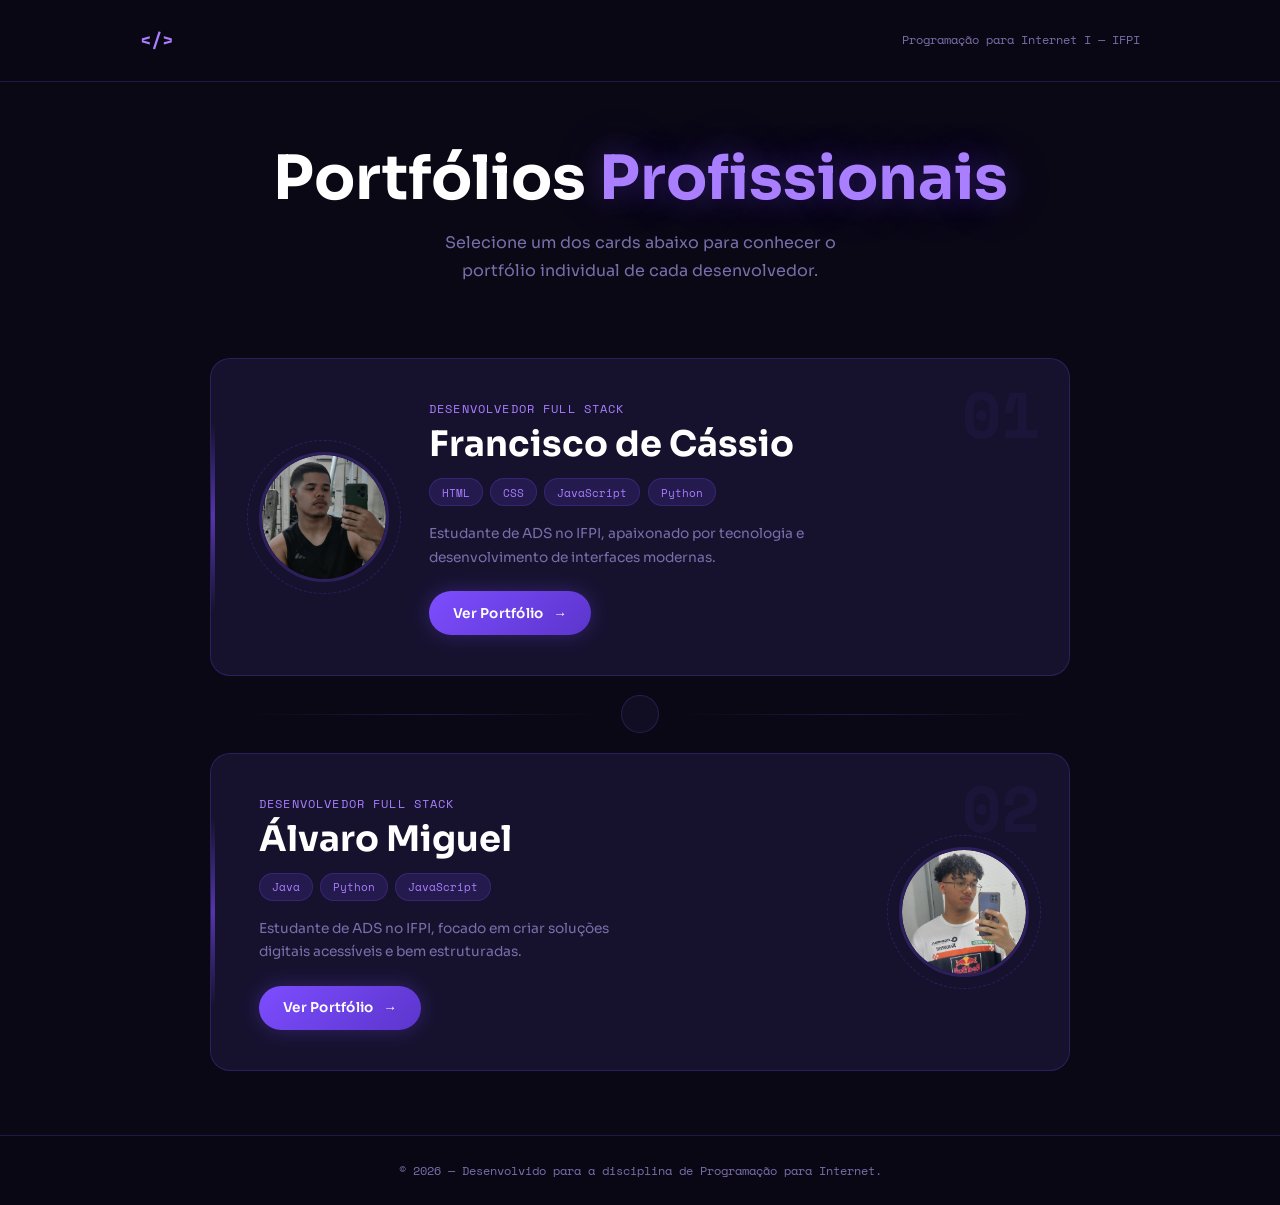
<file: index.html>
<!DOCTYPE html>
<html lang="pt-br">
<head>
    <meta charset="UTF-8">
    <meta name="viewport" content="width=device-width, initial-scale=1.0">
    <title>Portfólios | Home</title>
    <link rel="icon" type="image/png" href="img/favicon.png">
    <link rel="stylesheet" href="css/global.css">
    <link rel="stylesheet" href="css/style.css">
    <link href="https://fonts.googleapis.com/css2?family=Space+Mono:wght@400;700&family=Sora:wght@300;400;600;700&display=swap" rel="stylesheet">
</head>
<body>
    <header class="site-header">
        <div class="header-inner">
            <span class="header-logo">&lt;/&gt;</span>
            <p class="header-sub">Programação para Internet I — IFPI</p>
        </div>
    </header>

    <main>
        <section class="hero-intro">
            <h1 class="hero-titulo">Portfólios <span class="texto-neon">Profissionais</span></h1>
            <p class="hero-desc">
                Selecione um dos cards abaixo para conhecer
                o portfólio individual de cada desenvolvedor.
            </p>
        </section>

        <section id="portfolios" aria-label="Portfólios da dupla">
            <div class="cards-wrapper">

                <article class="card card-cima">
                    <div class="card-numero">01</div>
                    <div class="card-brilho-lateral"></div>

                    <div class="card-content">
                        <div class="card-foto-wrap">
                            <div class="card-foto">
                                <img src="img/cassio.jpeg" alt="Foto de Cássio">
                            </div>
                            <div class="foto-anel"></div>
                        </div>

                        <div class="card-info">
                            <p class="card-role">Desenvolvedor Full Stack</p>
                            <h2 class="card-nome">Francisco de Cássio</h2>

                            <ul class="card-tags">
                                <li>HTML</li>
                                <li>CSS</li>
                                <li>JavaScript</li>
                                <li>Python</li>
                            </ul>

                            <p class="card-bio">
                                Estudante de ADS no IFPI, apaixonado por tecnologia
                                e desenvolvimento de interfaces modernas.
                            </p>

                            <a href="portfolios/cassio.html" target="_self" class="card-btn">
                                Ver Portfólio
                                <span class="btn-arrow">&#8594;</span>
                            </a>
                        </div>
                    </div>
                </article>

                <div class="divisor" aria-hidden="true">
                    <span class="divisor-linha"></span>
                    <span class="divisor-badge"></span>
                    <span class="divisor-linha"></span>
                </div>

                <article class="card card-baixo">
                    <div class="card-numero">02</div>
                    <div class="card-brilho-lateral"></div>

                    <div class="card-content card-content--reverse">
                        <div class="card-foto-wrap">
                            <div class="card-foto">
                                <img src="img/alvaro.jpeg" alt="Foto de Álvaro">
                            </div>
                            <div class="foto-anel"></div>
                        </div>

                        <div class="card-info">
                            <p class="card-role">Desenvolvedor Full Stack</p>
                            <h2 class="card-nome">Álvaro Miguel</h2>

                            <ul class="card-tags">
                                <li>Java</li>
                                <li>Python</li>
                                <li>JavaScript</li>
                            </ul>

                            <p class="card-bio">
                                Estudante de ADS no IFPI, focado em criar
                                soluções digitais acessíveis e bem estruturadas.
                            </p>

                            <a href="portfolios/alvaro.html" target="_self" class="card-btn">
                                Ver Portfólio
                                <span class="btn-arrow">&#8594;</span>
                            </a>
                        </div>
                    </div>
                </article>

            </div>
        </section>
    </main>

    <footer class="site-footer">
        <p>&copy; 2026 &mdash; Desenvolvido para a disciplina de Programação para Internet.</p>
    </footer>

</body>
</html>
</file>
<file: css/global.css>
:root {
  /* Cores de Fundo (Dark Mode) */
  --bg-fundo:        #0a0815;
  --bg-deep:         #0d0b1a;
  --bg-mid:          #110e24;
  --bg-card:         #16122e;
  --bg-card-hover:   #1e1840;

  /* Paleta Quente / Roxo / Neon */
  --roxo:            #7c4dff;
  --roxo-claro:      #a97eff;
  --accent:          #c77dff;
  --roxo-dim:        rgba(124, 77, 255, 0.15);
  --roxo-neon:       rgba(124, 77, 255, 0.30);
  --roxo-neon-lg:    rgba(124, 77, 255, 0.18);
  --roxo-glow:     rgba(124, 77, 255, 0.35);

  /* Cores de Texto */
  --texto:           #ddd6f3;
  --texto-alvaro:    #e8e0ff;
  --texto-suave:     #7a6eaa;
  --texto-muted:     #9585c8;
  --white:           #ffffff;

  /* Bordas e Elementos Visuais */
  --borda:           rgba(124, 77, 255, 0.22);
  --borda-hover:     rgba(124, 77, 255, 0.6);
  --border-alvaro:   rgba(124, 77, 255, 0.25);
  
  /* Estrutura e Comportamento */
  --radius-lg:       20px;
  --radius-md:       12px;
  --radius:   14px;
  --radius-sm:       50px;
  --transition:      0.35s ease;

  /* Tipografia */
  --fonte-principal: 'Sora', sans-serif;
  --fonte-mono:      'Space Mono', monospace;
}

*, *::before, *::after {
  box-sizing: border-box;
  margin: 0;
  padding: 0;
}

html {
  scroll-behavior: smooth;
}

body {
  font-family: var(--fonte-principal);
  background-color: var(--bg-fundo);
  color: var(--texto);
  line-height: 1.7;
  min-height: 100vh;
  display: flex;
  flex-direction: column;
  overflow-x: hidden;
  position: relative;
}

img {
  max-width: 100%;
  display: block;
}

a {
  text-decoration: none;
  color: inherit;
}

ul, ol {
  list-style: none;
}
</file>
<file: css/style.css>
@keyframes float-dot {
    0%   { transform: translateY(0) scale(1); }
    50%  { transform: translateY(-30px) scale(1.05); }
    100% { transform: translateY(0) scale(1); }
}

.site-header {
    position: relative;
    z-index: 10;
    padding: 1.5rem 2rem;
    border-bottom: 1px solid var(--borda);
    background: rgba(10, 8, 21, 0.7);
}

.header-inner {
    max-width: 1000px;
    margin: 0 auto;
    display: flex;
    align-items: center;
    justify-content: space-between;
    gap: 1rem;
}

.header-logo {
    font-family: var(--fonte-mono);
    font-size: 1.2rem;
    font-weight: 700;
    color: var(--roxo-claro);
    letter-spacing: -0.04em;
}

.header-sub {
    font-size: 0.75rem;
    color: var(--texto-suave);
    font-family: var(--fonte-mono);
    text-align: right;
}

.hero-intro {
    position: relative;
    z-index: 10;
    text-align: center;
    padding: 4rem 2rem 2rem;
}

.hero-titulo {
    font-size: clamp(2.2rem, 6vw, 3.8rem);
    font-weight: 700;
    color: #fff;
    line-height: 1.1;
    margin-bottom: 1rem;
}

.texto-neon {
    color: var(--roxo-claro);
    text-shadow: 0 0 30px var(--roxo-neon), 0 0 60px var(--roxo-neon-lg);
}

.hero-desc {
    font-size: clamp(0.88rem, 2vw, 1rem);
    color: var(--texto-suave);
    max-width: 420px;
    margin: 0 auto;
    line-height: 1.8;
}

#portfolios {
    position: relative;
    z-index: 10;
    flex: 1;
    padding: 2.5rem 2rem 4rem;
}

.cards-wrapper {
    max-width: 860px;
    margin: 0 auto;
    display: flex;
    flex-direction: column;
    gap: 0;
}

.card {
    position: relative;
    background: var(--bg-card);
    border: 1px solid var(--borda);
    border-radius: var(--radius-lg);
    padding: 2.5rem 2.5rem 2.5rem 3rem;
    overflow: hidden;
    transition: var(--transition);
    cursor: pointer;
}

.card:hover {
    background: var(--bg-card-hover);
    border-color: var(--borda-hover);
    transform: translateY(-4px);
    box-shadow:
        0 20px 60px rgba(0, 0, 0, 0.5),
        0 0 40px var(--roxo-neon),
        inset 0 1px 0 rgba(124, 77, 255, 0.2);
}

.card-numero {
    position: absolute;
    top: 1.4rem;
    right: 1.8rem;
    font-family: var(--fonte-mono);
    font-size: 4rem;
    font-weight: 700;
    color: rgba(124, 77, 255, 0.06);
    line-height: 1;
    user-select: none;
    pointer-events: none;
    transition: var(--transition);
}

.card-brilho-lateral {
    position: absolute;
    top: 20%;
    left: 0;
    width: 4px;
    height: 60%;
    border-radius: 0 4px 4px 0;
    background: linear-gradient(180deg, transparent, var(--roxo), transparent);
    opacity: 0.6;
    transition: var(--transition);
}

.card:hover .card-brilho-lateral {
    height: 80%;
    top: 10%;
    opacity: 1;
}

.card-content {
    display: flex;
    align-items: center;
    gap: 2.5rem;
    position: relative;
    z-index: 2;
}

.card-content--reverse {
    flex-direction: row-reverse;
}

.card-foto-wrap {
    position: relative;
    flex-shrink: 0;
}

.card-foto {
    width: 130px;
    height: 130px;
    border-radius: 50%;
    overflow: hidden;
    border: 3px solid var(--borda);
    transition: var(--transition);
    position: relative;
    z-index: 2;
}

.card-foto img {
    width: 100%;
    height: 100%;
    object-fit: cover;
    object-position: top center;
    border-radius: 50%;
    transition: transform 0.4s ease;
}

.card:hover .card-foto img {
    transform: scale(1.06);
}

.card:hover .card-foto {
    border-color: var(--roxo);
    box-shadow: 0 0 0 4px var(--roxo-dim), 0 0 25px var(--roxo-neon);
}

.foto-anel {
    position: absolute;
    top: 50%;
    left: 50%;
    transform: translate(-50%, -50%);
    width: 154px;
    height: 154px;
    border-radius: 50%;
    border: 1.5px dashed var(--borda);
    z-index: 1;
    transition: var(--transition);
    animation: spin-ring 14s linear infinite;
}

.card:hover .foto-anel {
    border-color: var(--roxo-claro);
    opacity: 0.5;
}

@keyframes spin-ring {
    to { transform: translate(-50%, -50%) rotate(360deg); }
}

.card-info {
    flex: 1;
    min-width: 0;
}

.card-role {
    font-family: var(--fonte-mono);
    font-size: 0.72rem;
    color: var(--roxo-claro);
    letter-spacing: 0.1em;
    text-transform: uppercase;
    margin-bottom: 0.4rem;
}

.card-nome {
    font-size: clamp(1.6rem, 3vw, 2.2rem);
    font-weight: 700;
    color: #fff;
    margin-bottom: 0.9rem;
    line-height: 1.1;
}

.card-tags {
    display: flex;
    flex-wrap: wrap;
    gap: 0.45rem;
    margin-bottom: 1rem;
}

.card-tags li {
    font-family: var(--fonte-mono);
    font-size: 0.7rem;
    color: var(--roxo-claro);
    background: var(--roxo-dim);
    border: 1px solid var(--borda);
    border-radius: var(--radius-sm);
    padding: 0.22rem 0.75rem;
    transition: var(--transition);
}

.card:hover .card-tags li {
    border-color: rgba(124, 77, 255, 0.5);
    background: rgba(124, 77, 255, 0.2);
}

.card-bio {
    font-size: 0.86rem;
    color: var(--texto-suave);
    line-height: 1.7;
    margin-bottom: 1.4rem;
    max-width: 400px;
}

.card-btn {
    display: inline-flex;
    align-items: center;
    gap: 0.6rem;
    padding: 0.65rem 1.5rem;
    background: linear-gradient(135deg, var(--roxo), #5c35cc);
    color: #fff;
    border-radius: var(--radius-sm);
    font-size: 0.85rem;
    font-weight: 600;
    letter-spacing: 0.02em;
    transition: var(--transition);
    box-shadow: 0 0 20px var(--roxo-neon);
}

.card-btn:hover {
    transform: translateX(4px);
    box-shadow: 0 0 35px var(--roxo-neon), 0 4px 20px rgba(0,0,0,0.4);
}

.btn-arrow {
    display: inline-block;
    transition: transform var(--transition);
}

.card-btn:hover .btn-arrow {
    transform: translateX(4px);
}

.divisor {
    display: flex;
    align-items: center;
    gap: 1rem;
    padding: 1.2rem 2rem;
}

.divisor-linha {
    flex: 1;
    height: 1px;
    background: linear-gradient(90deg, transparent, var(--borda), transparent);
}

.divisor-badge {
    font-family: var(--fonte-mono);
    font-size: 1rem;
    font-weight: 700;
    color: var(--texto-suave);
    background: var(--bg-mid);
    border: 1px solid var(--borda);
    border-radius: 50%;
    width: 38px;
    height: 38px;
    display: flex;
    align-items: center;
    justify-content: center;
    flex-shrink: 0;
}

.site-footer {
    position: relative;
    z-index: 10;
    text-align: center;
    padding: 1.5rem 2rem;
    border-top: 1px solid var(--borda);
    background: rgba(10, 8, 21, 0.6);
}

.site-footer p {
    font-size: 0.78rem;
    color: var(--texto-suave);
    font-family: var(--fonte-mono);
}

@media (max-width: 720px) {
    .card {
        padding: 2rem 1.8rem 2rem 2rem;
    }

    .card-content,
    .card-content--reverse {
        flex-direction: column;
        text-align: center;
    }

    .card-foto-wrap {
        margin: 0 auto;
    }

    .card-tags {
        justify-content: center;
    }

    .card-bio {
        margin: 0 auto 1.4rem;
    }

    .card-brilho-lateral {
        top: 0;
        left: 20%;
        width: 60%;
        height: 4px;
        border-radius: 0 0 4px 4px;
        background: linear-gradient(90deg, transparent, var(--roxo), transparent);
    }

    .card:hover .card-brilho-lateral {
        width: 80%;
        left: 10%;
        height: 4px;
        top: 0;
    }
}

@media (max-width: 480px) {
    .hero-titulo {
        font-size: 2rem;
    }

    .hero-intro {
        padding: 3rem 1.5rem 1.5rem;
    }

    #portfolios {
        padding: 1.5rem 1rem 3rem;
    }

    .card {
        padding: 2rem 1.4rem;
        border-radius: var(--radius-md);
    }

    .card-foto {
        width: 110px;
        height: 110px;
    }

    .foto-anel {
        width: 130px;
        height: 130px;
    }

    .card-nome {
        font-size: 1.6rem;
    }

    .card-numero {
        font-size: 3rem;
    }

    .divisor {
        padding: 0.8rem 1rem;
    }
}
</file>
